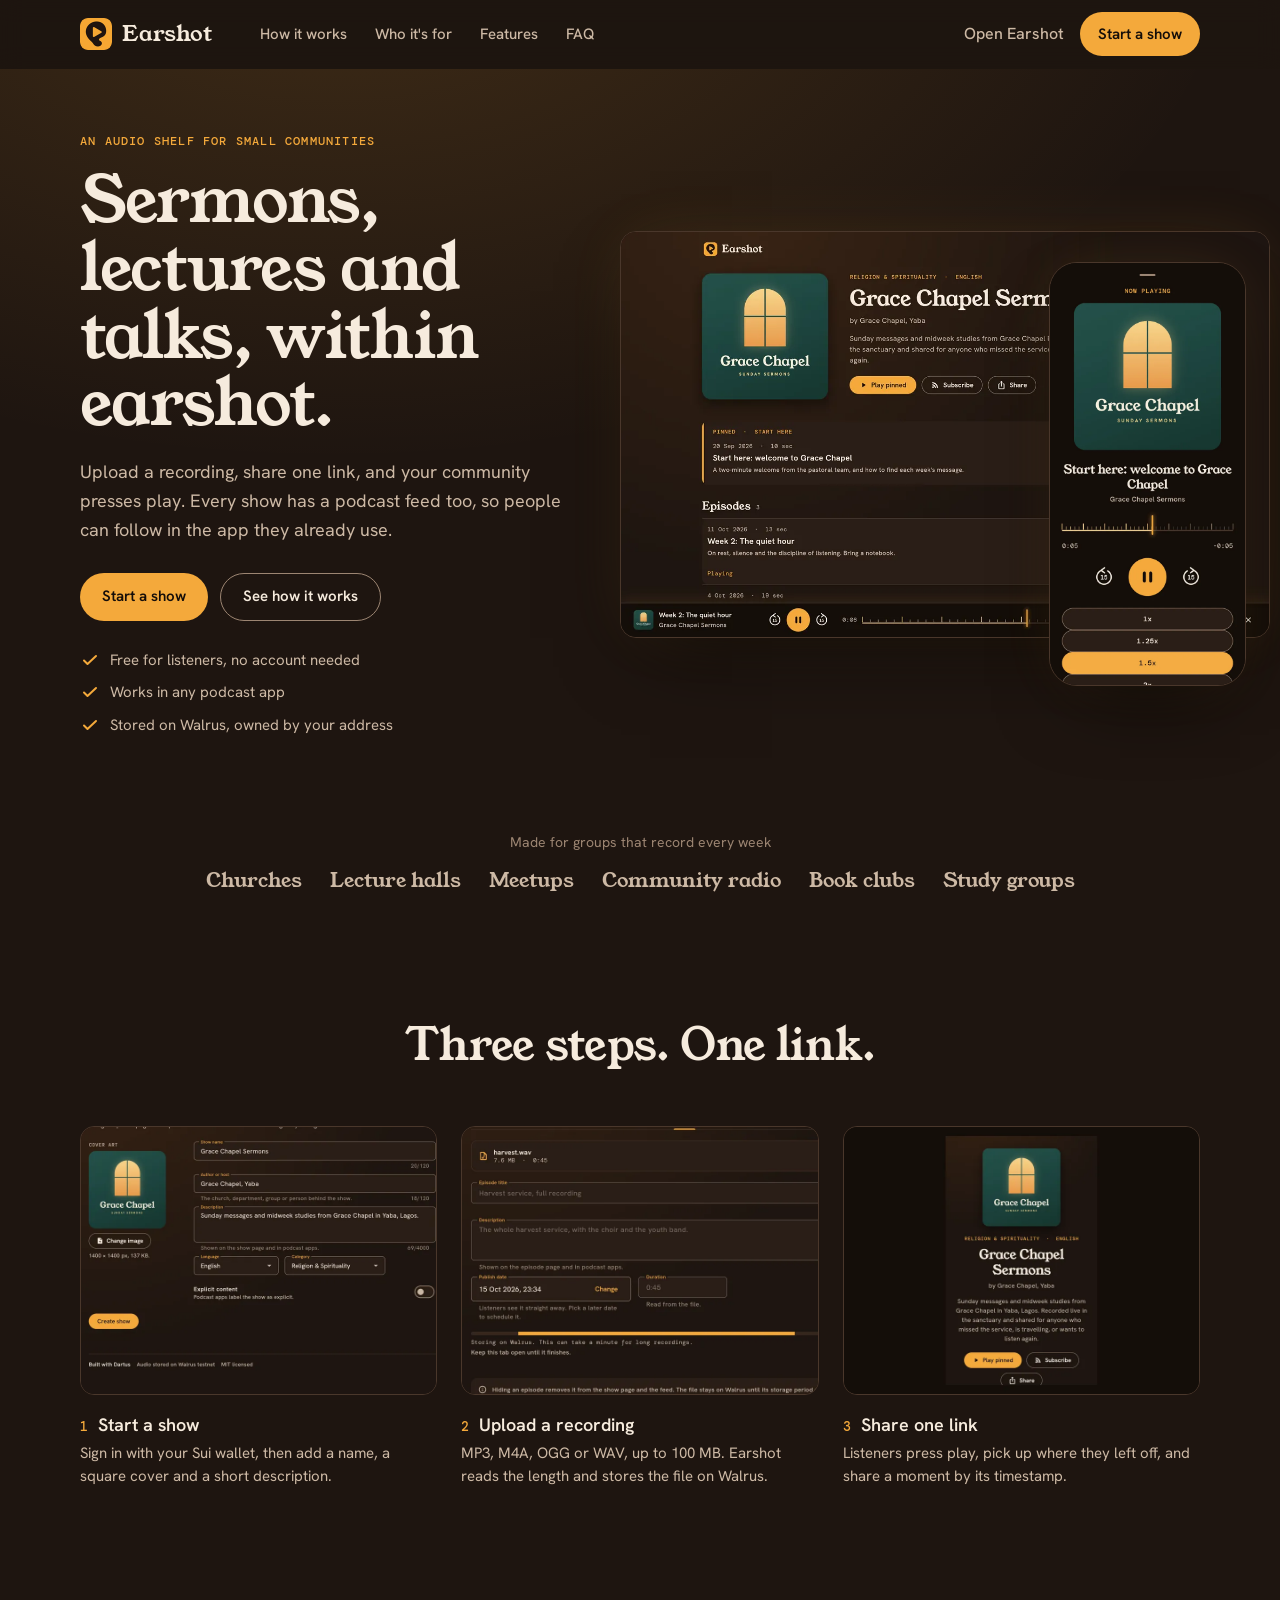
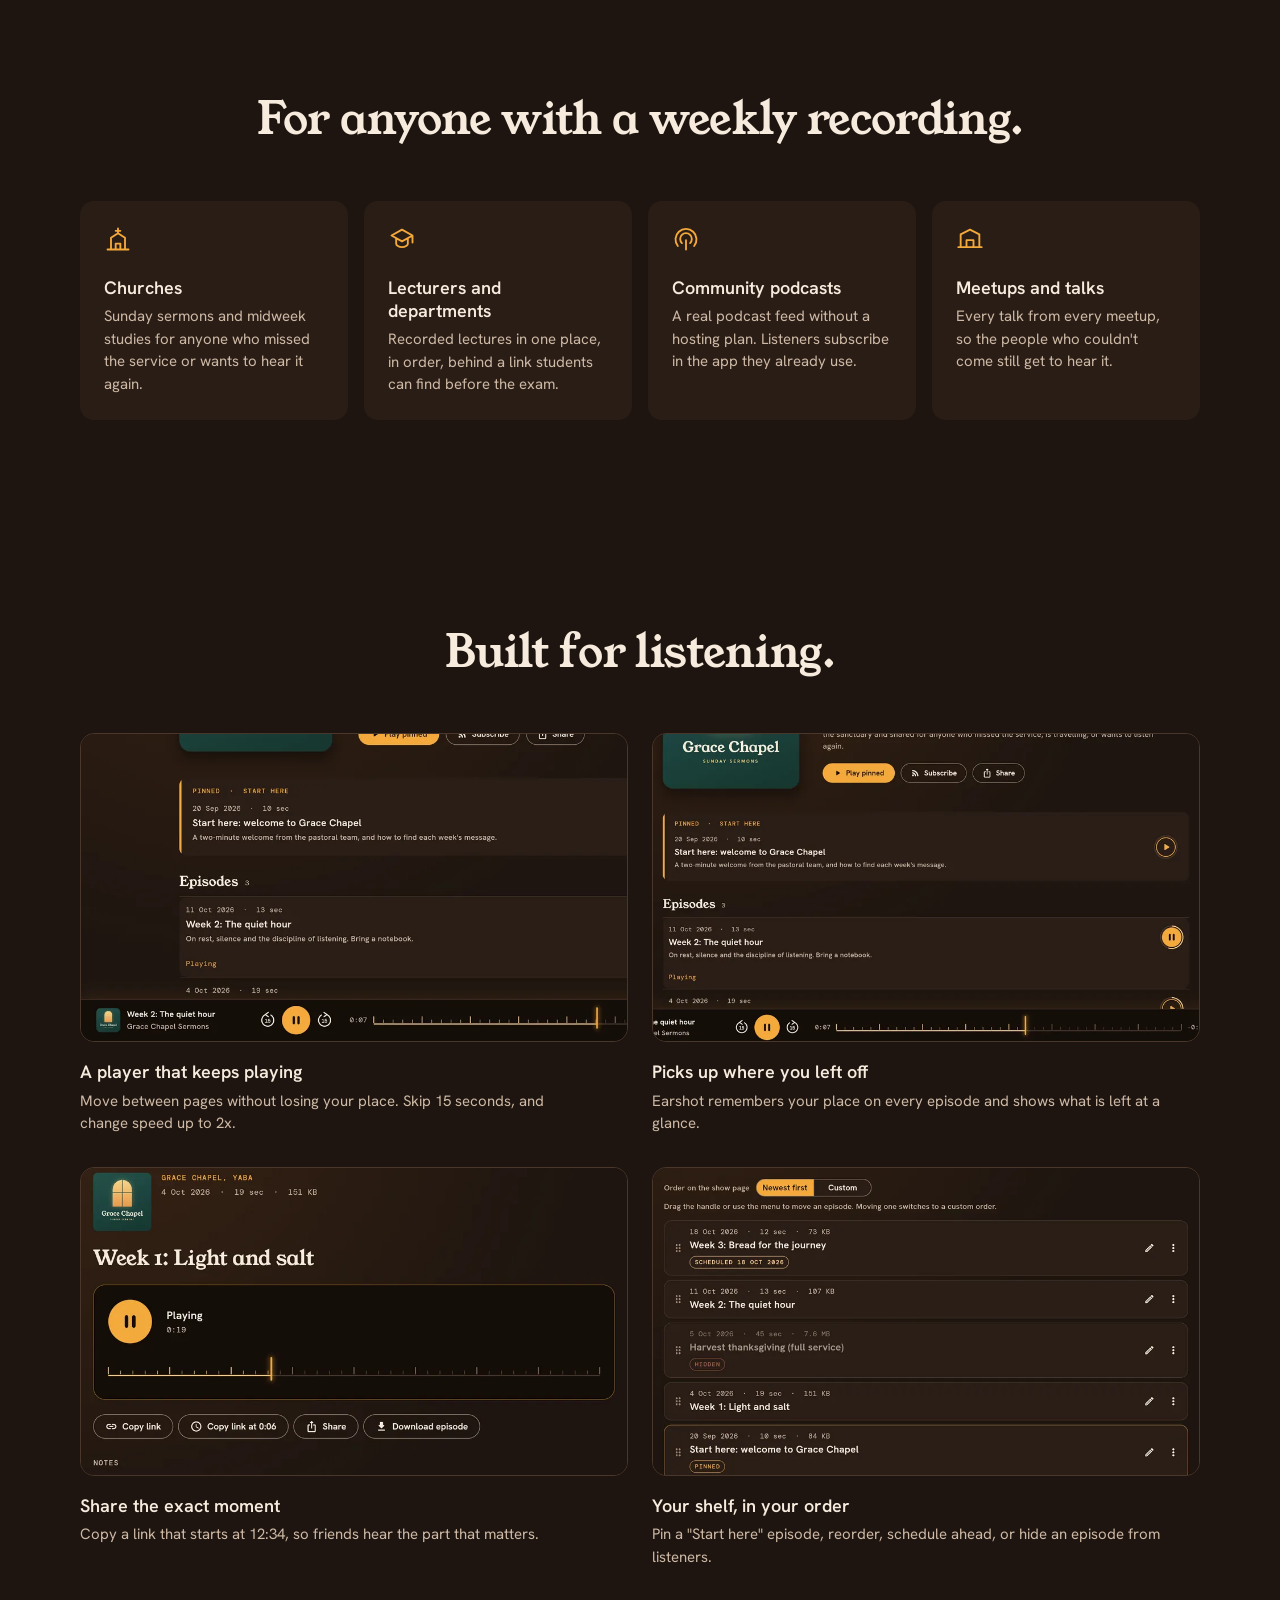
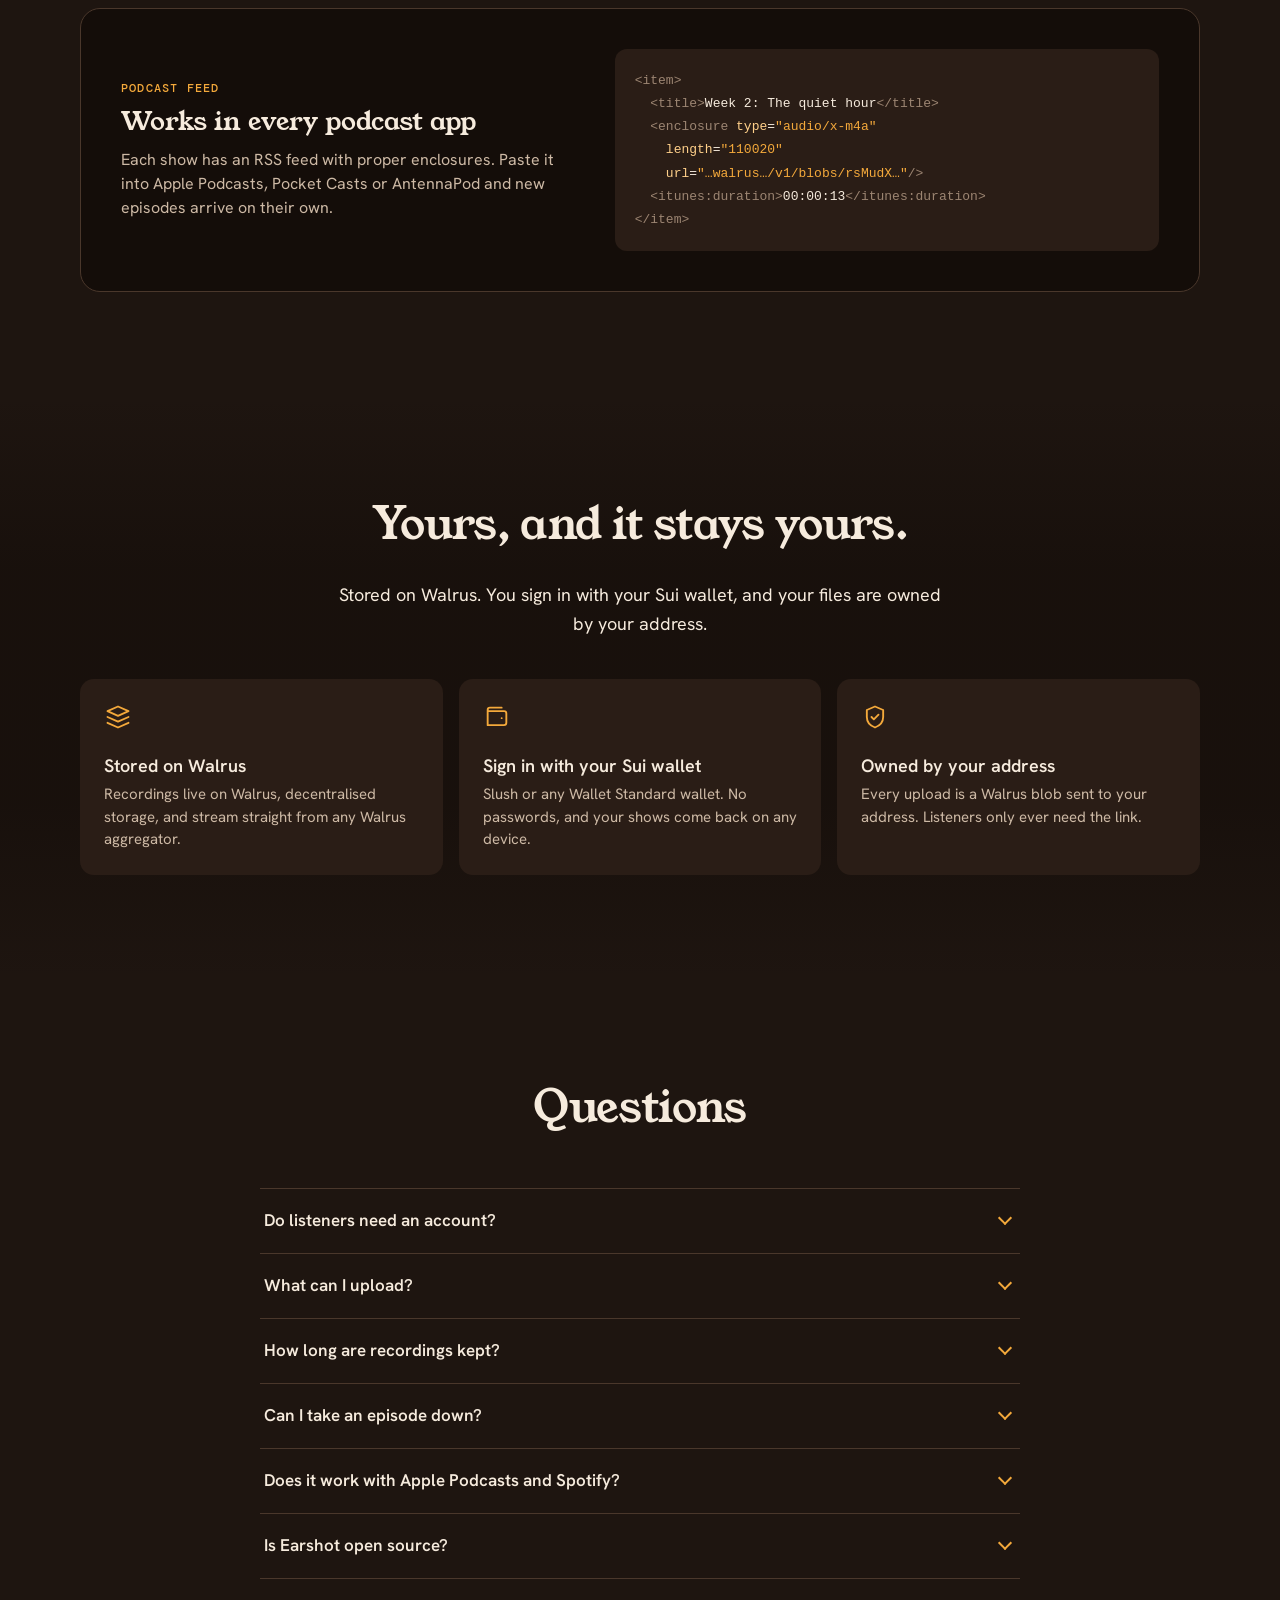
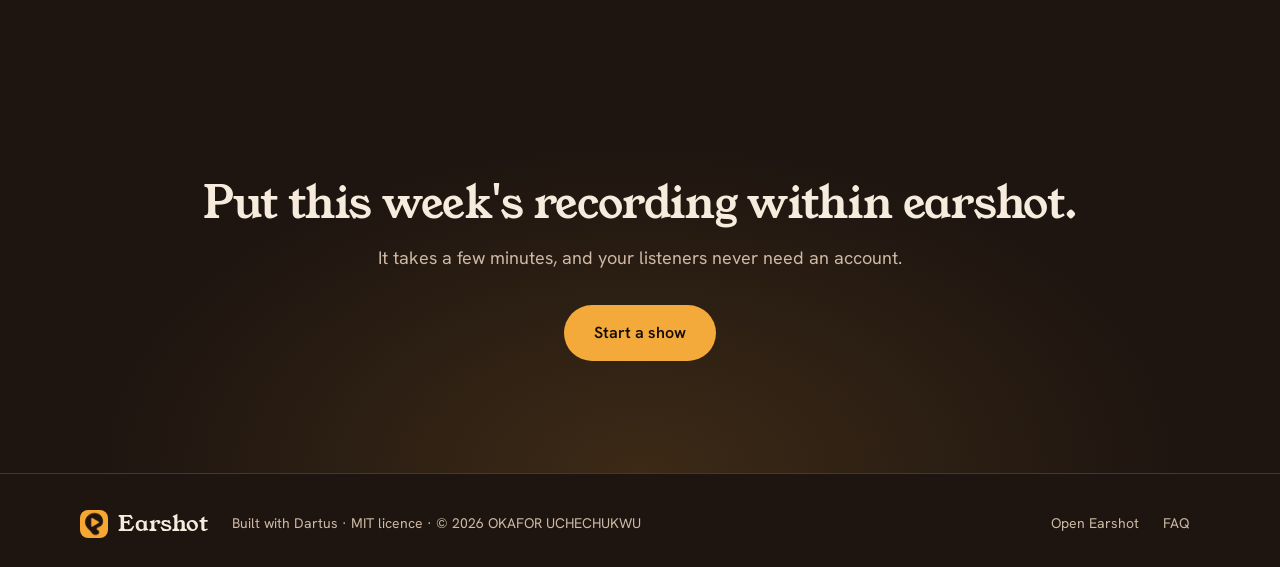
<file: landing/index.html>
<!DOCTYPE html>
<html lang="en">
<head>
  <meta charset="utf-8">
  <meta name="viewport" content="width=device-width, initial-scale=1, viewport-fit=cover">
  <title>Earshot: an audio shelf for sermons, lectures and talks</title>
  <meta name="description" content="Upload a recording, share one link, and your community presses play. Every show has a podcast feed too. Stored on Walrus, signed in with your Sui wallet.">
  <link rel="canonical" href="__BASE__/">
  <meta property="og:url" content="__BASE__/">
  <meta property="og:type" content="website">
  <meta property="og:site_name" content="Earshot">
  <meta property="og:title" content="Earshot: sermons, lectures and talks, within earshot">
  <meta property="og:description" content="Upload a recording, share one link, and your community presses play. Stored on Walrus, owned by your Sui address.">
  <meta property="og:image" content="__BASE__/icons/og-image.png">
  <meta property="og:image:width" content="1200">
  <meta property="og:image:height" content="630">
  <meta name="twitter:card" content="summary_large_image">
  <meta name="theme-color" content="#1E1510">
  <meta name="color-scheme" content="dark">
  <link rel="icon" type="image/png" sizes="32x32" href="/favicon.png">
  <link rel="icon" type="image/png" sizes="16x16" href="/icons/favicon-16.png">
  <link rel="apple-touch-icon" href="/icons/apple-touch-icon.png">
  <link rel="manifest" href="/manifest.json">
  <link rel="preload" href="/landing/assets/fonts/young-serif-400.woff2" as="font" type="font/woff2" crossorigin>
  <link rel="preload" href="/landing/assets/fonts/hanken-grotesk-400.woff2" as="font" type="font/woff2" crossorigin>
  <link rel="stylesheet" href="/landing/assets/landing.css">
  <script>document.documentElement.classList.add('js');</script>
</head>
<body>
  <a class="skip" href="#main">Skip to content</a>

  <header class="nav" id="top">
    <div class="wrap nav__row">
      <a class="brand" href="/" aria-label="Earshot home">
        <img class="brand__mark" src="/landing/assets/img/mark-64.png" width="32" height="32" alt="">
        <span class="brand__word">Earshot</span>
      </a>
      <nav class="nav__links" aria-label="Sections">
        <a href="#how">How it works</a>
        <a href="#who">Who it's for</a>
        <a href="#features">Features</a>
        <a href="#faq">FAQ</a>
      </nav>
      <div class="nav__actions">
        <a class="link-quiet" href="/app">Open Earshot</a>
        <a class="btn btn--primary btn--sm" href="/app">Start a show</a>
      </div>
    </div>
  </header>

  <main id="main">
    <!-- Hero: copy left, real product UI right (stacked on phones). -->
    <section class="hero">
      <div class="wrap hero__grid">
        <div class="hero__copy">
          <p class="overline">An audio shelf for small communities</p>
          <h1 class="display">Sermons, lectures and talks, within earshot.</h1>
          <p class="lede">Upload a recording, share one link, and your community presses play. Every show has a podcast feed too, so people can follow in the app they already use.</p>
          <div class="hero__ctas">
            <a class="btn btn--primary" href="/app">Start a show</a>
            <a class="btn btn--secondary" href="#how">See how it works</a>
          </div>
          <ul class="ticks" aria-label="At a glance">
            <li><svg aria-hidden="true" viewBox="0 0 20 20"><path d="M4 10.5l3.5 3.5L16 6"/></svg>Free for listeners, no account needed</li>
            <li><svg aria-hidden="true" viewBox="0 0 20 20"><path d="M4 10.5l3.5 3.5L16 6"/></svg>Works in any podcast app</li>
            <li><svg aria-hidden="true" viewBox="0 0 20 20"><path d="M4 10.5l3.5 3.5L16 6"/></svg>Stored on Walrus, owned by your address</li>
          </ul>
        </div>
        <div class="hero__visual">
          <figure class="frame frame--desktop">
            <img src="/landing/assets/img/hero-desktop.webp" width="1200" height="750" alt="Earshot show page for Grace Chapel Sermons, with the player bar playing Week 2: The quiet hour" fetchpriority="high">
          </figure>
          <figure class="frame frame--phone">
            <img src="/landing/assets/img/hero-phone.webp" width="390" height="844" alt="The Now playing screen on a phone, with the dial seek bar, skip buttons and speed choices">
          </figure>
        </div>
      </div>
    </section>

    <section class="strip" aria-label="Made for">
      <div class="wrap">
        <p class="strip__label">Made for groups that record every week</p>
        <ul class="strip__list">
          <li>Churches</li><li>Lecture halls</li><li>Meetups</li><li>Community radio</li><li>Book clubs</li><li>Study groups</li>
        </ul>
      </div>
    </section>

    <!-- How it works: three steps with real UI. -->
    <section class="section" id="how">
      <div class="wrap">
        <h2 class="h2 center reveal">Three steps. One link.</h2>
        <ol class="steps">
          <li class="step reveal">
            <div class="step__media"><img src="/landing/assets/img/step-create.webp" width="800" height="600" alt="The Start a show form with a square cover image, name and author" loading="lazy"></div>
            <h3><span class="step__n">1</span>Start a show</h3>
            <p>Sign in with your Sui wallet, then add a name, a square cover and a short description.</p>
          </li>
          <li class="step reveal">
            <div class="step__media"><img src="/landing/assets/img/step-upload.webp" width="800" height="600" alt="Uploading an episode, with a progress bar and the episode details" loading="lazy"></div>
            <h3><span class="step__n">2</span>Upload a recording</h3>
            <p>MP3, M4A, OGG or WAV, up to 100&nbsp;MB. Earshot reads the length and stores the file on Walrus.</p>
          </li>
          <li class="step reveal">
            <div class="step__media"><img src="/landing/assets/img/step-share.webp" width="800" height="600" alt="An episode page with Copy link at 0:10 and Download episode buttons" loading="lazy"></div>
            <h3><span class="step__n">3</span>Share one link</h3>
            <p>Listeners press play, pick up where they left off, and share a moment by its timestamp.</p>
          </li>
        </ol>
      </div>
    </section>

    <!-- Who it is for. -->
    <section class="section" id="who">
      <div class="wrap">
        <h2 class="h2 center reveal">For anyone with a weekly recording.</h2>
        <div class="cards cards--4">
          <article class="card reveal">
            <svg class="card__icon" aria-hidden="true" viewBox="0 0 24 24"><path d="M12 3v4M10 5h4M6 21V11l6-4 6 4v10M10 21v-5h4v5M3 21h18"/></svg>
            <h3>Churches</h3>
            <p>Sunday sermons and midweek studies for anyone who missed the service or wants to hear it again.</p>
          </article>
          <article class="card reveal">
            <svg class="card__icon" aria-hidden="true" viewBox="0 0 24 24"><path d="M3 9l9-5 9 5-9 5-9-5zM7 11.5V16c0 1.5 2.2 3 5 3s5-1.5 5-3v-4.5M21 9v6"/></svg>
            <h3>Lecturers and departments</h3>
            <p>Recorded lectures in one place, in order, behind a link students can find before the exam.</p>
          </article>
          <article class="card reveal">
            <svg class="card__icon" aria-hidden="true" viewBox="0 0 24 24"><path d="M5 18a9 9 0 1 1 14 0M8.5 15.5a5 5 0 1 1 7 0M12 13v8"/></svg>
            <h3>Community podcasts</h3>
            <p>A real podcast feed without a hosting plan. Listeners subscribe in the app they already use.</p>
          </article>
          <article class="card reveal">
            <svg class="card__icon" aria-hidden="true" viewBox="0 0 24 24"><path d="M4 19V8l8-4 8 4v11M9 19v-6h6v6M2 19h20"/></svg>
            <h3>Meetups and talks</h3>
            <p>Every talk from every meetup, so the people who couldn't come still get to hear it.</p>
          </article>
        </div>
      </div>
    </section>

    <!-- Key features: 2 × 2 with UI, then one wide feature. -->
    <section class="section" id="features">
      <div class="wrap">
        <h2 class="h2 center reveal">Built for listening.</h2>
        <div class="features">
          <article class="feature reveal">
            <div class="feature__media"><img src="/landing/assets/img/feature-player.webp" width="960" height="540" alt="The player bar with skip back 15, pause, skip forward 15, a dial seek bar and speed 1.5x" loading="lazy"></div>
            <h3>A player that keeps playing</h3>
            <p>Move between pages without losing your place. Skip 15 seconds, and change speed up to 2x.</p>
          </article>
          <article class="feature reveal">
            <div class="feature__media"><img src="/landing/assets/img/feature-resume.webp" width="960" height="540" alt="Episode rows showing a progress ring and 7 sec left" loading="lazy"></div>
            <h3>Picks up where you left off</h3>
            <p>Earshot remembers your place on every episode and shows what is left at a glance.</p>
          </article>
          <article class="feature reveal">
            <div class="feature__media"><img src="/landing/assets/img/feature-share.webp" width="960" height="540" alt="An episode page playing, with a Copy link at the current time button" loading="lazy"></div>
            <h3>Share the exact moment</h3>
            <p>Copy a link that starts at <span class="num">12:34</span>, so friends hear the part that matters.</p>
          </article>
          <article class="feature reveal">
            <div class="feature__media"><img src="/landing/assets/img/feature-admin.webp" width="960" height="540" alt="The admin episode list with Pinned, Scheduled and Hidden badges" loading="lazy"></div>
            <h3>Your shelf, in your order</h3>
            <p>Pin a "Start here" episode, reorder, schedule ahead, or hide an episode from listeners.</p>
          </article>
        </div>
        <article class="wide reveal">
          <div class="wide__copy">
            <p class="overline">Podcast feed</p>
            <h3 class="h3">Works in every podcast app</h3>
            <p>Each show has an RSS feed with proper enclosures. Paste it into Apple Podcasts, Pocket Casts or AntennaPod and new episodes arrive on their own.</p>
          </div>
          <pre class="feed" aria-label="Part of a show's RSS feed"><code><span class="t">&lt;item&gt;</span>
  <span class="t">&lt;title&gt;</span>Week 2: The quiet hour<span class="t">&lt;/title&gt;</span>
  <span class="t">&lt;enclosure</span> <span class="a">type</span>=<span class="v">"audio/x-m4a"</span>
    <span class="a">length</span>=<span class="v">"110020"</span>
    <span class="a">url</span>=<span class="v">"…walrus…/v1/blobs/rsMudX…"</span><span class="t">/&gt;</span>
  <span class="t">&lt;itunes:duration&gt;</span>00:00:13<span class="t">&lt;/itunes:duration&gt;</span>
<span class="t">&lt;/item&gt;</span></code></pre>
        </article>
      </div>
    </section>

    <!-- Trust. -->
    <section class="section section--trust" id="trust">
      <div class="wrap">
        <h2 class="h2 center reveal">Yours, and it stays yours.</h2>
        <p class="lede center trust__line reveal">Stored on Walrus. You sign in with your Sui wallet, and your files are owned by your address.</p>
        <div class="cards cards--3">
          <article class="card reveal">
            <svg class="card__icon" aria-hidden="true" viewBox="0 0 24 24"><path d="M3 7l9-4 9 4-9 4-9-4zM3 12l9 4 9-4M3 17l9 4 9-4"/></svg>
            <h3>Stored on Walrus</h3>
            <p>Recordings live on Walrus, decentralised storage, and stream straight from any Walrus aggregator.</p>
          </article>
          <article class="card reveal">
            <svg class="card__icon" aria-hidden="true" viewBox="0 0 24 24"><path d="M4 7h14a2 2 0 0 1 2 2v8a2 2 0 0 1-2 2H4zM4 7V6a2 2 0 0 1 2-2h10M16 13h.01"/></svg>
            <h3>Sign in with your Sui wallet</h3>
            <p>Slush or any Wallet Standard wallet. No passwords, and your shows come back on any device.</p>
          </article>
          <article class="card reveal">
            <svg class="card__icon" aria-hidden="true" viewBox="0 0 24 24"><path d="M12 3l7 3v6c0 4.5-3 7.5-7 9-4-1.5-7-4.5-7-9V6z M9 12l2 2 4-4"/></svg>
            <h3>Owned by your address</h3>
            <p>Every upload is a Walrus blob sent to your address. Listeners only ever need the link.</p>
          </article>
        </div>
      </div>
    </section>

    <!-- FAQ. -->
    <section class="section" id="faq">
      <div class="wrap wrap--narrow">
        <h2 class="h2 center reveal">Questions</h2>
        <div class="faq">
          <details>
            <summary>Do listeners need an account?</summary>
            <p>No. Anyone with the link can listen in the browser, or follow the show's podcast feed. Only the people who upload sign in.</p>
          </details>
          <details>
            <summary>What can I upload?</summary>
            <p>MP3, M4A/AAC, OGG and WAV files up to 100&nbsp;MB each, plus a square cover image. Earshot checks the file before it uploads anything.</p>
          </details>
          <details>
            <summary>How long are recordings kept?</summary>
            <p>Each upload is stored on Walrus for a set number of storage epochs, chosen by whoever runs the Earshot server. The admin page shows when storage ends.</p>
          </details>
          <details>
            <summary>Can I take an episode down?</summary>
            <p>Yes. Hiding an episode removes it from your show page and feed straight away. The file stays on Walrus until its storage period ends, or until it is deleted.</p>
          </details>
          <details>
            <summary>Does it work with Apple Podcasts and Spotify?</summary>
            <p>Apple Podcasts, Pocket Casts, Overcast, AntennaPod and most other apps can follow a show by its RSS link. Spotify needs its own submission.</p>
          </details>
          <details>
            <summary>Is Earshot open source?</summary>
            <p>Yes. It is MIT licensed and built with Dartus, the Dart SDK for Walrus.</p>
          </details>
        </div>
      </div>
    </section>

    <section class="cta">
      <div class="wrap center">
        <h2 class="h2 reveal">Put this week's recording within earshot.</h2>
        <p class="lede reveal">It takes a few minutes, and your listeners never need an account.</p>
        <a class="btn btn--primary btn--lg reveal" href="/app">Start a show</a>
      </div>
    </section>
  </main>

  <footer class="footer">
    <div class="wrap footer__row">
      <a class="brand" href="#top" aria-label="Back to top">
        <img class="brand__mark" src="/landing/assets/img/mark-64.png" width="28" height="28" alt="">
        <span class="brand__word">Earshot</span>
      </a>
      <p class="footer__meta">Built with Dartus · MIT licence · © 2026 OKAFOR UCHECHUKWU</p>
      <nav class="footer__links" aria-label="Footer">
        <a href="/app">Open Earshot</a>
        <a href="#faq">FAQ</a>
      </nav>
    </div>
  </footer>

  <script src="/landing/assets/landing.js" defer></script>
</body>
</html>
</file>
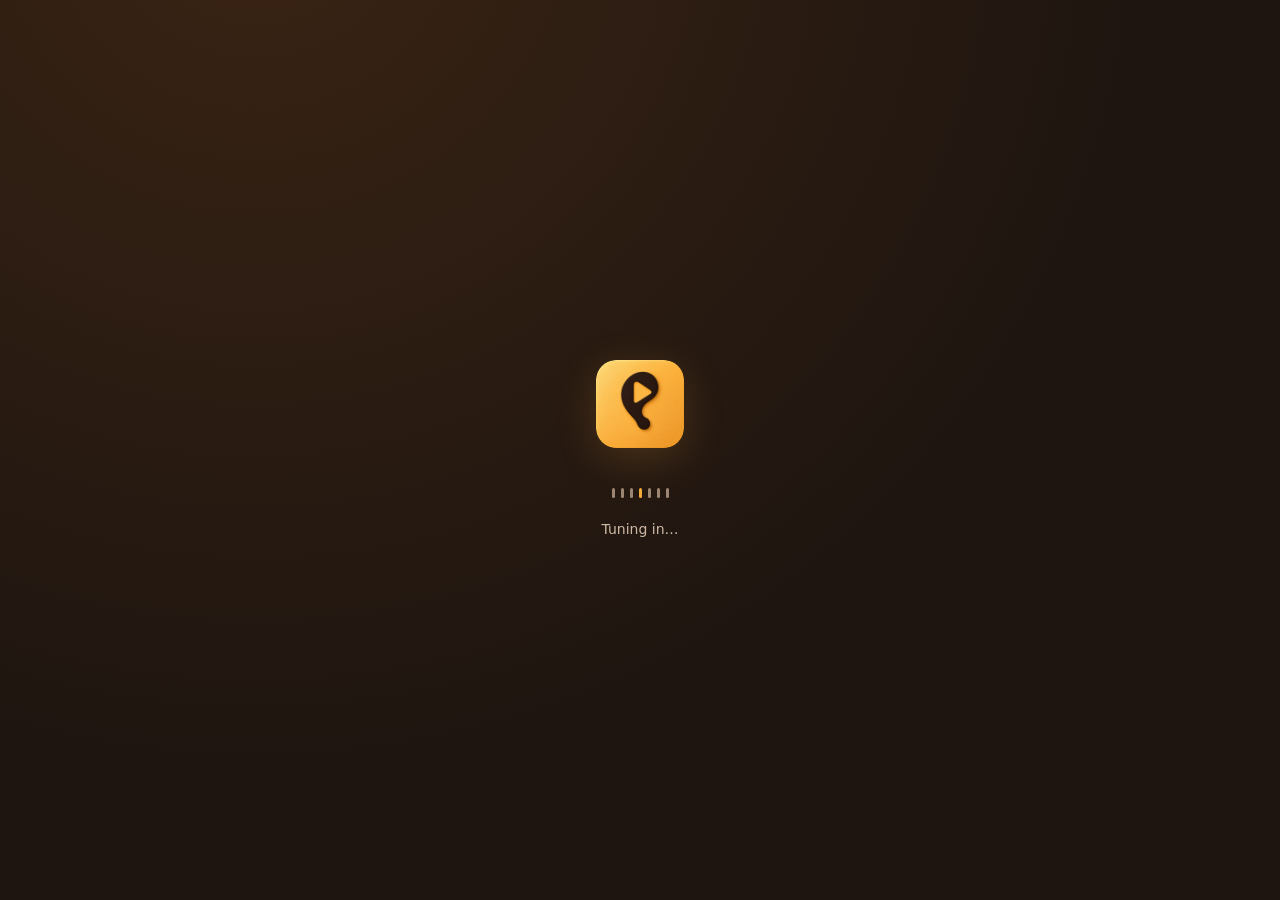
<file: app/web/index.html>
<!DOCTYPE html>
<html lang="en">
<head>
  <base href="$FLUTTER_BASE_HREF">
  <meta charset="UTF-8">
  <meta name="viewport" content="width=device-width, initial-scale=1, viewport-fit=cover">
  <!--meta-->
  <title>Earshot</title>
  <meta name="description" content="An audio shelf for sermons, lectures, community podcasts and talks.">
  <meta property="og:type" content="website">
  <meta property="og:site_name" content="Earshot">
  <meta property="og:title" content="Earshot">
  <meta property="og:description" content="An audio shelf for sermons, lectures, community podcasts and talks.">
  <meta property="og:image" content="icons/og-image.png">
  <meta name="twitter:card" content="summary">
  <!--/meta-->
  <meta name="theme-color" content="#1E1510">
  <meta name="color-scheme" content="dark">
  <meta name="mobile-web-app-capable" content="yes">
  <meta name="apple-mobile-web-app-status-bar-style" content="black-translucent">
  <meta name="apple-mobile-web-app-title" content="Earshot">
  <link rel="icon" type="image/png" sizes="32x32" href="favicon.png">
  <link rel="icon" type="image/png" sizes="16x16" href="icons/favicon-16.png">
  <link rel="apple-touch-icon" href="icons/apple-touch-icon.png">
  <link rel="manifest" href="manifest.json">
  <style>
    html, body { margin: 0; height: 100%; background: #1E1510; }
    #splash {
      position: fixed; inset: 0; display: flex; flex-direction: column;
      align-items: center; justify-content: center; gap: 22px;
      background: radial-gradient(ellipse at 20% -10%, #3A2414 0%, #1E1510 62%);
      color: #CDB9A5; font: 500 14px/1.4 system-ui, -apple-system, "Segoe UI", sans-serif;
      transition: opacity 240ms ease-out;
    }
    #splash.gone { opacity: 0; pointer-events: none; }
    #splash img { width: 88px; height: 88px; border-radius: 20px; box-shadow: 0 10px 40px rgba(244,169,59,.18); }
    #splash .ticks { display: flex; gap: 6px; align-items: flex-end; height: 28px; }
    #splash .ticks i { display: block; width: 3px; height: 10px; border-radius: 2px; background: #9C8572; animation: tick 1.2s ease-in-out infinite; }
    #splash .ticks i:nth-child(4) { background: #F4A93B; }
    #splash .ticks i:nth-child(2) { animation-delay: .1s } #splash .ticks i:nth-child(3) { animation-delay: .2s }
    #splash .ticks i:nth-child(4) { animation-delay: .3s } #splash .ticks i:nth-child(5) { animation-delay: .4s }
    #splash .ticks i:nth-child(6) { animation-delay: .5s } #splash .ticks i:nth-child(7) { animation-delay: .6s }
    @keyframes tick { 0%,100% { height: 10px } 50% { height: 26px } }
    @media (prefers-reduced-motion: reduce) { #splash .ticks i { animation: none } }
    noscript { color: #F6EBDD; font-family: system-ui, sans-serif; position: fixed; inset: auto 0 40px; text-align: center; }
  </style>
</head>
<body>
  <div id="splash" role="status" aria-live="polite">
    <img src="icons/Icon-192.png" width="88" height="88" alt="" aria-hidden="true">
    <div class="ticks" aria-hidden="true"><i></i><i></i><i></i><i></i><i></i><i></i><i></i></div>
    <span>Tuning in…</span>
  </div>
  <noscript>Earshot needs JavaScript to play audio.</noscript>
  <script>
    window.addEventListener('flutter-first-frame', function () {
      var s = document.getElementById('splash');
      if (!s) return;
      s.classList.add('gone');
      setTimeout(function () { s.remove(); }, 300);
    });
  </script>
  <script src="flutter_bootstrap.js" async></script>
</body>
</html>
</file>
<file: landing/assets/landing.css>
/* Earshot landing page. Same tokens as the Flutter app. */

@font-face { font-family: "Young Serif"; src: url(fonts/young-serif-400.woff2) format("woff2"); font-weight: 400; font-display: swap; }
@font-face { font-family: "Hanken Grotesk"; src: url(fonts/hanken-grotesk-400.woff2) format("woff2"); font-weight: 400; font-display: swap; }
@font-face { font-family: "Hanken Grotesk"; src: url(fonts/hanken-grotesk-500.woff2) format("woff2"); font-weight: 500; font-display: swap; }
@font-face { font-family: "Hanken Grotesk"; src: url(fonts/hanken-grotesk-600.woff2) format("woff2"); font-weight: 600; font-display: swap; }
@font-face { font-family: "DM Mono"; src: url(fonts/dm-mono-500.woff2) format("woff2"); font-weight: 500; font-display: swap; }

:root {
  --night: #140D09; --walnut: #1E1510; --surface: #2A1D16; --raised: #36271E; --line: #4A372B;
  --cream: #F6EBDD; --muted: #CDB9A5; --faint: #9C8572;
  --amber: #F4A93B; --amber-deep: #D98E1F; --glow: #FFD08A;
  --serif: "Young Serif", Georgia, serif;
  --sans: "Hanken Grotesk", system-ui, -apple-system, "Segoe UI", sans-serif;
  --mono: "DM Mono", ui-monospace, Menlo, monospace;
  --gutter: 16px; --max: 1120px; --radius: 14px; --pill: 999px;
  /* Strong ease-out for anything entering; quick exits. */
  --ease-out: cubic-bezier(0.23, 1, 0.32, 1);
  --press: 100ms; --release: 160ms;
}
@media (min-width: 600px) { :root { --gutter: 24px; } }
@media (min-width: 1024px) { :root { --gutter: 32px; } }

*, *::before, *::after { box-sizing: border-box; }
html { -webkit-text-size-adjust: 100%; scroll-behavior: smooth; }
body {
  margin: 0; background: var(--walnut); color: var(--cream);
  font: 400 16px/1.5 var(--sans); -webkit-font-smoothing: antialiased; text-rendering: optimizeLegibility;
}
img { display: block; max-width: 100%; height: auto; }
a { color: inherit; }
h1, h2, h3, p, ul, ol, figure, pre { margin: 0; }
ul, ol { padding: 0; list-style: none; }
.num, .feed { font-variant-numeric: tabular-nums; }

.wrap { width: 100%; max-width: calc(var(--max) + var(--gutter) * 2); margin: 0 auto; padding: 0 var(--gutter); }
.wrap--narrow { max-width: calc(760px + var(--gutter) * 2); }
.center { text-align: center; }

.skip { position: absolute; left: 12px; top: -48px; z-index: 10; padding: 10px 14px; border-radius: 8px; background: var(--cream); color: var(--night); font-weight: 600; text-decoration: none; }
.skip:focus { top: 12px; }

/* Focus: a 2 px amber ring, keyboard only. */
:focus-visible { outline: 2px solid var(--amber); outline-offset: 3px; border-radius: 8px; }

/* Type scale */
.overline { font: 500 12px/16px var(--mono); letter-spacing: 0.1em; text-transform: uppercase; color: var(--amber); }
.display { font: 400 clamp(40px, 6.2vw, 64px)/1.06 var(--serif); letter-spacing: -0.02em; text-wrap: balance; }
.h2 { font: 400 clamp(30px, 4.2vw, 44px)/1.12 var(--serif); letter-spacing: -0.015em; text-wrap: balance; }
.h3 { font: 400 26px/1.2 var(--serif); }
.lede { font-size: 18px; line-height: 1.6; color: var(--muted); max-width: 34em; }
.center.lede, .center .lede { margin-left: auto; margin-right: auto; }

/* Buttons: real links, 48 px tall, press scale 0.97. */
.btn {
  display: inline-flex; align-items: center; justify-content: center; gap: 8px;
  min-height: 48px; padding: 0 22px; border-radius: var(--pill);
  font: 600 15px/1 var(--sans); text-decoration: none; white-space: nowrap;
  transition: transform var(--release) var(--ease-out), background-color var(--release) ease, border-color var(--release) ease;
}
.btn:active { transform: scale(0.97); transition-duration: var(--press); }
.btn--primary { background: var(--amber); color: var(--night); }
.btn--secondary { border: 1px solid var(--faint); color: var(--cream); }
.btn--sm { min-height: 44px; padding: 0 18px; }
.btn--lg { min-height: 56px; padding: 0 30px; font-size: 16px; }
@media (hover: hover) and (pointer: fine) {
  .btn--primary:hover { background: var(--glow); }
  .btn--secondary:hover { border-color: var(--cream); background: rgba(246, 235, 221, 0.04); }
  .nav__links a:hover, .link-quiet:hover, .footer__links a:hover { color: var(--cream); }
}
.link-quiet { display: inline-flex; align-items: center; min-height: 44px; padding: 0 8px; color: var(--muted); text-decoration: none; font-weight: 500; transition: color var(--release) ease; }

/* Nav */
.nav { position: sticky; top: 0; z-index: 5; background: rgba(30, 21, 16, 0.86); backdrop-filter: saturate(1.2) blur(12px); -webkit-backdrop-filter: saturate(1.2) blur(12px); border-bottom: 1px solid transparent; transition: border-color var(--release) ease; }
.nav.is-stuck { border-bottom-color: var(--line); }
.nav__row { display: flex; align-items: center; gap: 24px; min-height: 68px; }
.brand { display: inline-flex; align-items: center; gap: 10px; text-decoration: none; min-height: 44px; }
.brand__mark { border-radius: 8px; }
.brand__word { font: 400 22px/1 var(--serif); }
.nav__links { display: none; gap: 4px; margin-left: 12px; }
.nav__links a { display: inline-flex; align-items: center; min-height: 44px; padding: 0 12px; color: var(--muted); text-decoration: none; font-weight: 500; font-size: 15px; transition: color var(--release) ease; }
.nav__actions { margin-left: auto; display: flex; align-items: center; gap: 8px; }
.nav__actions .link-quiet { display: none; }
@media (min-width: 900px) { .nav__links { display: flex; } .nav__actions .link-quiet { display: inline-flex; } }

/* Hero */
.hero { position: relative; padding: 40px 0 56px; overflow: hidden; }
.hero::before { content: ""; position: absolute; inset: -20% -10% auto; height: 640px; background: radial-gradient(ellipse at 30% 0%, rgba(244, 169, 59, 0.16), transparent 60%); pointer-events: none; }
.hero__grid { position: relative; display: grid; gap: 40px; }
.hero__copy { text-align: center; }
.hero__copy .overline { margin-bottom: 18px; }
.hero__copy .lede { margin: 20px auto 0; }
.hero__ctas { display: flex; flex-direction: column; gap: 12px; margin: 28px auto 0; max-width: 320px; }
.ticks { display: grid; gap: 10px; margin: 28px auto 0; width: max-content; max-width: 100%; text-align: left; color: var(--muted); font-size: 15px; }
.ticks li { display: flex; gap: 10px; align-items: flex-start; }
.ticks svg { flex: none; width: 20px; height: 20px; margin-top: 1px; fill: none; stroke: var(--amber); stroke-width: 2; stroke-linecap: round; stroke-linejoin: round; }
.hero__visual { position: relative; }
.frame { border-radius: 16px; overflow: hidden; background: var(--night); border: 1px solid var(--line); box-shadow: 0 30px 80px -30px rgba(0, 0, 0, 0.8), 0 0 60px -20px rgba(244, 169, 59, 0.22); }
.frame--desktop { display: none; }
.frame--phone { width: min(300px, 78vw); margin: 0 auto; border-radius: 28px; }
@media (min-width: 960px) {
  .hero { padding: 64px 0 88px; }
  .hero__grid { grid-template-columns: minmax(0, 5fr) minmax(0, 6fr); align-items: center; gap: 56px; }
  .hero__copy { text-align: left; }
  .hero__copy .lede { margin-left: 0; }
  .hero__ctas { flex-direction: row; max-width: none; margin-left: 0; }
  .ticks { margin-left: 0; }
  .frame--desktop { display: block; width: 112%; }
  .frame--phone { position: absolute; width: 34%; right: -8%; bottom: -48px; margin: 0; }
}

/* Strip */
.strip { padding: 8px 0 24px; }
.strip__label { text-align: center; color: var(--faint); font-size: 14px; }
.strip__list { display: flex; flex-wrap: wrap; justify-content: center; gap: 8px 28px; margin-top: 14px; font: 400 20px/1.3 var(--serif); color: var(--muted); }

/* Sections */
.section { padding: 72px 0; }
.section .h2 { margin-bottom: 40px; }
@media (min-width: 960px) { .section { padding: 104px 0; } .section .h2 { margin-bottom: 56px; } }

/* Steps */
.steps { display: grid; gap: 32px; counter-reset: step; }
@media (min-width: 760px) { .steps { grid-template-columns: repeat(3, 1fr); gap: 24px; } }
.step__media, .feature__media { border-radius: var(--radius); overflow: hidden; background: var(--night); border: 1px solid var(--line); }
.step h3 { display: flex; align-items: baseline; gap: 10px; margin-top: 18px; font: 600 18px/1.3 var(--sans); }
.step__n { font: 500 13px/1 var(--mono); color: var(--amber); font-variant-numeric: tabular-nums; }
.step p { margin-top: 6px; color: var(--muted); font-size: 15px; }

/* Cards */
.cards { display: grid; gap: 16px; }
@media (min-width: 640px) { .cards--4 { grid-template-columns: repeat(2, 1fr); } .cards--3 { grid-template-columns: repeat(3, 1fr); } }
@media (min-width: 1024px) { .cards--4 { grid-template-columns: repeat(4, 1fr); } }
.card { padding: 24px; border-radius: var(--radius); background: var(--surface); }
.card__icon { width: 28px; height: 28px; fill: none; stroke: var(--amber); stroke-width: 1.6; stroke-linecap: round; stroke-linejoin: round; }
.card h3 { margin-top: 16px; font: 600 18px/1.3 var(--sans); }
.card p { margin-top: 6px; color: var(--muted); font-size: 15px; }

/* Features */
.features { display: grid; gap: 32px 24px; }
@media (min-width: 760px) { .features { grid-template-columns: repeat(2, 1fr); } }
.feature h3 { margin-top: 18px; font: 600 18px/1.3 var(--sans); }
.feature p { margin-top: 6px; color: var(--muted); font-size: 15px; max-width: 34em; }
.wide { display: grid; gap: 24px; align-items: center; margin-top: 40px; padding: 28px; border-radius: 20px; background: var(--night); border: 1px solid var(--line); }
.wide p:not(.overline) { margin-top: 10px; color: var(--muted); }
.wide .h3 { margin-top: 10px; }
@media (min-width: 900px) { .wide { grid-template-columns: 5fr 6fr; padding: 40px; gap: 40px; } }
.feed { overflow-x: auto; padding: 20px; border-radius: 12px; background: var(--surface); font: 500 13px/1.7 var(--mono); color: var(--cream); }
.feed .t { color: var(--faint); } .feed .a { color: var(--glow); } .feed .v { color: var(--amber); }

/* Trust */
.section--trust { background: linear-gradient(180deg, transparent, rgba(20, 13, 9, 0.6) 30%, rgba(20, 13, 9, 0.6) 70%, transparent); }
.trust__line { margin: -24px auto 40px; color: var(--cream); }

/* FAQ: native details/summary, keyboard and screen-reader ready. */
.faq { border-top: 1px solid var(--line); }
.faq details { border-bottom: 1px solid var(--line); }
.faq summary { display: flex; align-items: center; justify-content: space-between; gap: 16px; min-height: 64px; padding: 16px 4px; cursor: pointer; list-style: none; font: 600 17px/1.4 var(--sans); }
.faq summary::-webkit-details-marker { display: none; }
.faq summary::after { content: ""; flex: none; width: 10px; height: 10px; margin-right: 6px; border-right: 2px solid var(--amber); border-bottom: 2px solid var(--amber); transform: translateY(-3px) rotate(45deg); transition: transform 200ms var(--ease-out); }
.faq details[open] summary::after { transform: translateY(2px) rotate(-135deg); }
.faq p { padding: 0 4px 20px; color: var(--muted); max-width: 40em; }

/* CTA */
.cta { padding: 96px 0 112px; background: radial-gradient(ellipse at 50% 100%, rgba(244, 169, 59, 0.14), transparent 60%); }
.cta .lede { margin: 16px auto 32px; }

/* Footer */
.footer { border-top: 1px solid var(--line); padding: 28px 0 calc(28px + env(safe-area-inset-bottom)); }
.footer__row { display: flex; flex-wrap: wrap; align-items: center; gap: 12px 24px; }
.footer__meta { color: var(--muted); font-size: 14px; }
.footer__links { display: flex; gap: 4px; margin-left: auto; }
.footer__links a { display: inline-flex; align-items: center; min-height: 44px; padding: 0 10px; color: var(--muted); text-decoration: none; font-size: 14px; transition: color var(--release) ease; }

/* Reveal on scroll: only with JS, once, and never with reduced motion. */
@media (prefers-reduced-motion: no-preference) {
  .js .reveal { opacity: 0; transform: translateY(12px); }
  .js .reveal.is-in { opacity: 1; transform: none; transition: opacity 520ms var(--ease-out), transform 520ms var(--ease-out); transition-delay: var(--delay, 0ms); }
}
@media (prefers-reduced-motion: reduce) {
  html { scroll-behavior: auto; }
  *, *::before, *::after { transition-duration: 0ms !important; }
}
</file>
